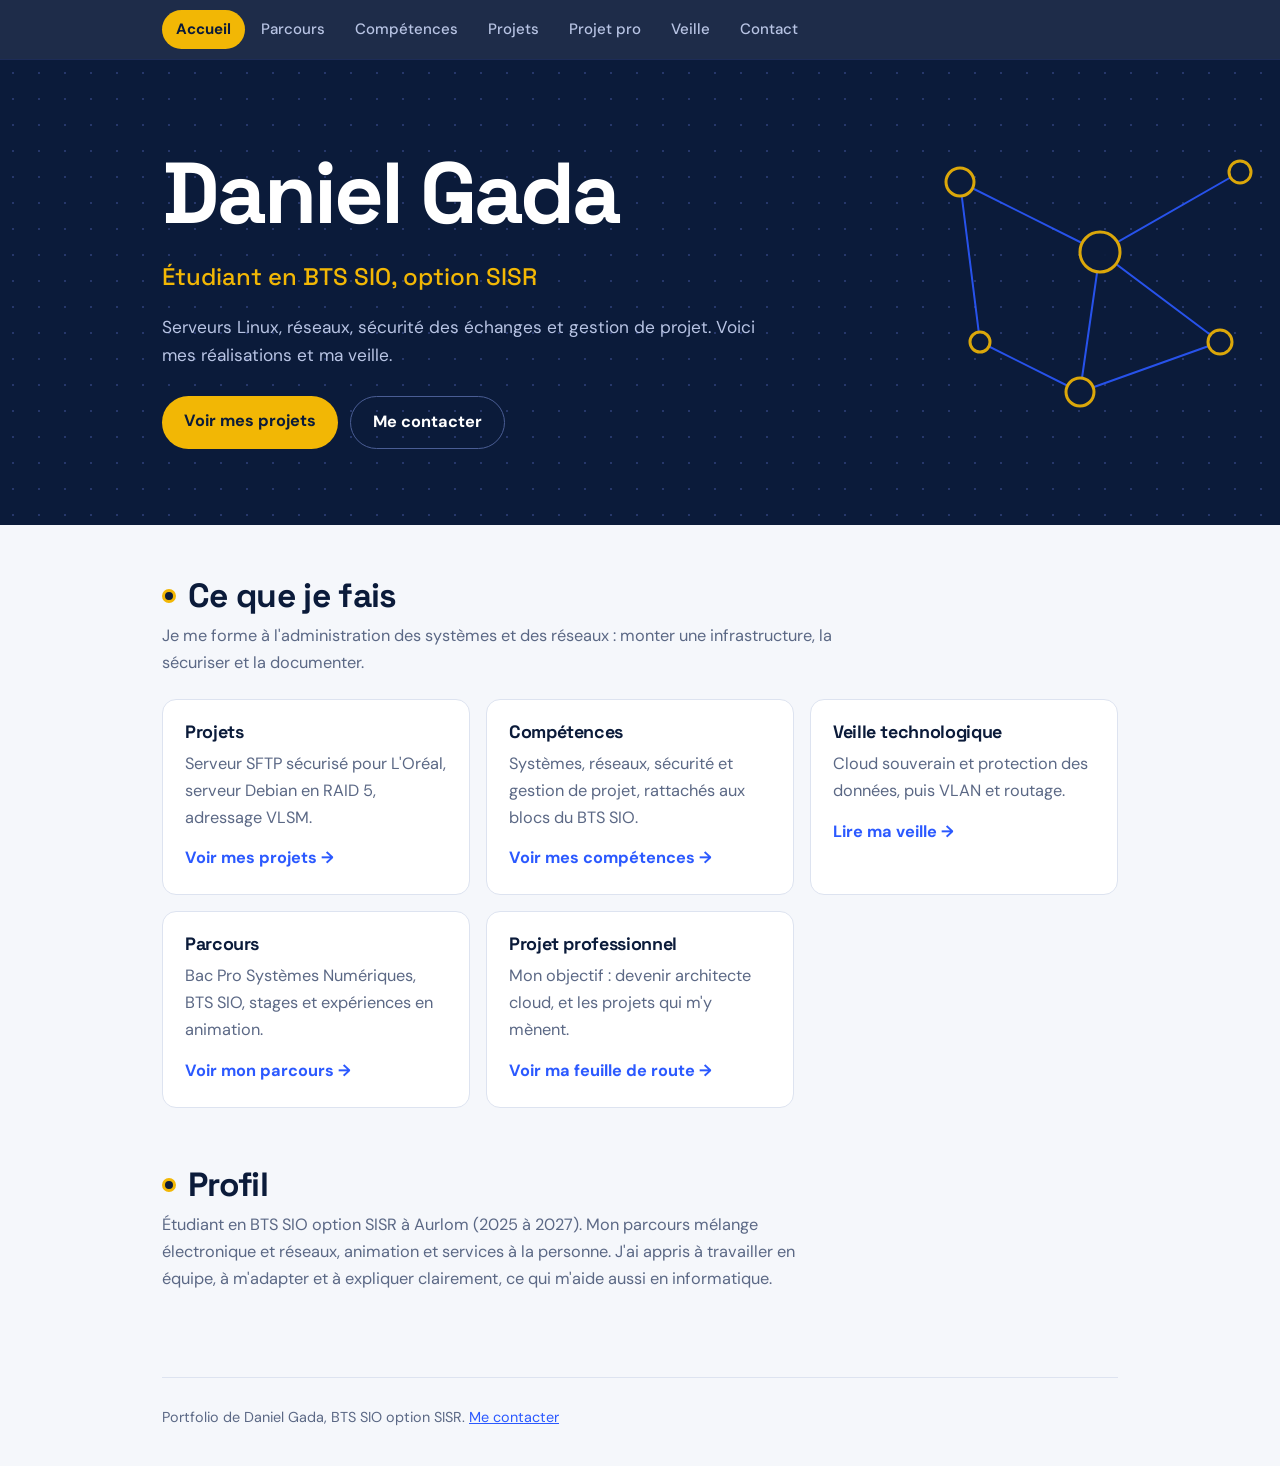
<file: index.html>
<!DOCTYPE html>
<html lang="fr">
<head>
<meta charset="utf-8">
<meta name="viewport" content="width=device-width, initial-scale=1, viewport-fit=cover">
<title>Accueil – Daniel Gada, BTS SIO SISR</title>
<meta name="description" content="Portfolio de Daniel Gada, étudiant BTS SIO option SISR">
<link href="https://fonts.googleapis.com/css2?family=Space+Grotesk:wght@500;700&family=DM+Sans:wght@400;500;700&display=swap" rel="stylesheet">
<link rel="stylesheet" href="style.css">
</head>
<body>
<nav><div class="wrap"><a href="index.html" aria-current="page">Accueil</a><a href="parcours.html">Parcours</a><a href="competences.html">Compétences</a><a href="projets.html">Projets</a><a href="projet-pro.html">Projet pro</a><a href="veille.html">Veille</a><a href="contact.html">Contact</a></div></nav>
<header class="hero"><div class="wrap">
<h1>Daniel Gada</h1>
<p class="role">Étudiant en BTS SIO, option SISR</p>
<p>Serveurs Linux, réseaux, sécurité des échanges et gestion de projet. Voici mes réalisations et ma veille.</p>
<div class="btns"><a class="btn" href="projets.html">Voir mes projets</a><a class="btn ghost" href="contact.html">Me contacter</a></div>
</div></header>
<main class="wrap">

<section>
<h2>Ce que je fais</h2>
<p class="sub">Je me forme à l'administration des systèmes et des réseaux : monter une infrastructure, la sécuriser et la documenter.</p>
<div class="grid">
<a class="card" href="projets.html"><h3>Projets</h3><p>Serveur SFTP sécurisé pour L'Oréal, serveur Debian en RAID 5, adressage VLSM.</p><span class="more">Voir mes projets</span></a>
<a class="card" href="competences.html"><h3>Compétences</h3><p>Systèmes, réseaux, sécurité et gestion de projet, rattachés aux blocs du BTS SIO.</p><span class="more">Voir mes compétences</span></a>
<a class="card" href="veille.html"><h3>Veille technologique</h3><p>Cloud souverain et protection des données, puis VLAN et routage.</p><span class="more">Lire ma veille</span></a>
<a class="card" href="parcours.html"><h3>Parcours</h3><p>Bac Pro Systèmes Numériques, BTS SIO, stages et expériences en animation.</p><span class="more">Voir mon parcours</span></a>
<a class="card" href="projet-pro.html"><h3>Projet professionnel</h3><p>Mon objectif : devenir architecte cloud, et les projets qui m'y mènent.</p><span class="more">Voir ma feuille de route</span></a>
</div>
</section>
<section>
<h2>Profil</h2>
<p class="sub">Étudiant en BTS SIO option SISR à Aurlom (2025 à 2027). Mon parcours mélange électronique et réseaux, animation et services à la personne. J'ai appris à travailler en équipe, à m'adapter et à expliquer clairement, ce qui m'aide aussi en informatique.</p>
</section>

</main>
<div class="wrap"><footer>Portfolio de Daniel Gada, BTS SIO option SISR. <a href="contact.html">Me contacter</a></footer></div>
</body>
</html>
</file>
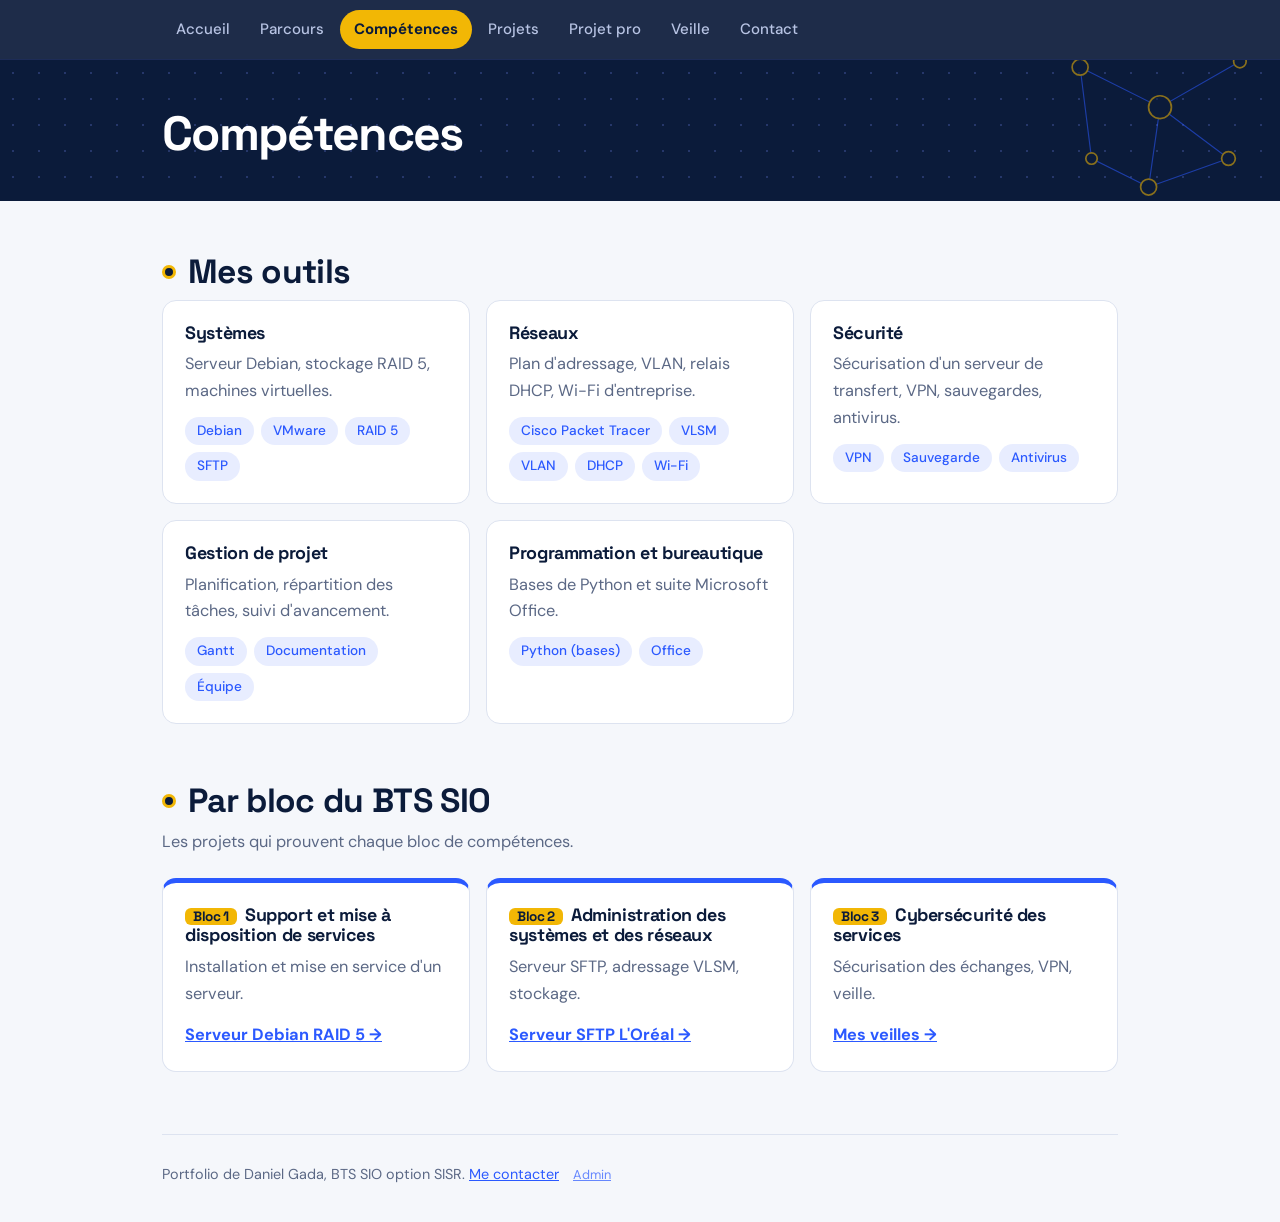
<file: competences.html>
<!DOCTYPE html>
<html lang="fr">
<head>
<meta charset="utf-8">
<meta name="viewport" content="width=device-width, initial-scale=1, viewport-fit=cover">
<title>Compétences – Daniel Gada, BTS SIO SISR</title>
<meta name="description" content="Portfolio BTS SIO SISR de Daniel Gada">
<link href="https://fonts.googleapis.com/css2?family=Space+Grotesk:wght@500;700&family=DM+Sans:wght@400;500;700&display=swap" rel="stylesheet">
<link rel="stylesheet" href="style.css">
</head>
<body>
<nav><div class="wrap"><a href="index.html">Accueil</a><a href="parcours.html">Parcours</a><a href="competences.html" aria-current="page">Compétences</a><a href="projets.html">Projets</a><a href="projet-pro.html">Projet pro</a><a href="veille.html">Veille</a><a href="contact.html">Contact</a></div></nav>
<header class="hero small"><div class="wrap">
<h1>Compétences</h1>
</div></header>
<main class="wrap">

<section>
<h2>Mes outils</h2>
<div class="grid">
<div class="card"><h3>Systèmes</h3><p>Serveur Debian, stockage RAID 5, machines virtuelles.</p><div class="chips"><span class="chip">Debian</span><span class="chip">VMware</span><span class="chip">RAID 5</span><span class="chip">SFTP</span></div></div>
<div class="card"><h3>Réseaux</h3><p>Plan d'adressage, VLAN, relais DHCP, Wi-Fi d'entreprise.</p><div class="chips"><span class="chip">Cisco Packet Tracer</span><span class="chip">VLSM</span><span class="chip">VLAN</span><span class="chip">DHCP</span><span class="chip">Wi-Fi</span></div></div>
<div class="card"><h3>Sécurité</h3><p>Sécurisation d'un serveur de transfert, VPN, sauvegardes, antivirus.</p><div class="chips"><span class="chip">VPN</span><span class="chip">Sauvegarde</span><span class="chip">Antivirus</span></div></div>
<div class="card"><h3>Gestion de projet</h3><p>Planification, répartition des tâches, suivi d'avancement.</p><div class="chips"><span class="chip">Gantt</span><span class="chip">Documentation</span><span class="chip">Équipe</span></div></div>
<div class="card"><h3>Programmation et bureautique</h3><p>Bases de Python et suite Microsoft Office.</p><div class="chips"><span class="chip">Python (bases)</span><span class="chip">Office</span></div></div>
</div>
</section>
<section>
<h2>Par bloc du BTS SIO</h2>
<p class="sub">Les projets qui prouvent chaque bloc de compétences.</p>
<div class="grid">
<div class="card bloc"><h3><span>Bloc 1</span>Support et mise à disposition de services</h3><p>Installation et mise en service d'un serveur.</p><a class="more" href="projet-debian.html">Serveur Debian RAID 5</a></div>
<div class="card bloc"><h3><span>Bloc 2</span>Administration des systèmes et des réseaux</h3><p>Serveur SFTP, adressage VLSM, stockage.</p><a class="more" href="projet-sftp.html">Serveur SFTP L'Oréal</a></div>
<div class="card bloc"><h3><span>Bloc 3</span>Cybersécurité des services</h3><p>Sécurisation des échanges, VPN, veille.</p><a class="more" href="veille.html">Mes veilles</a></div>
</div>
</section>

</main>
<div class="wrap"><footer>Portfolio de Daniel Gada, BTS SIO option SISR. <a href="contact.html">Me contacter</a> <a href="#admin" id="admin-open" class="admin-link">Admin</a></footer></div>
<script src="admin.js" defer></script>
</body>
</html>
</file>
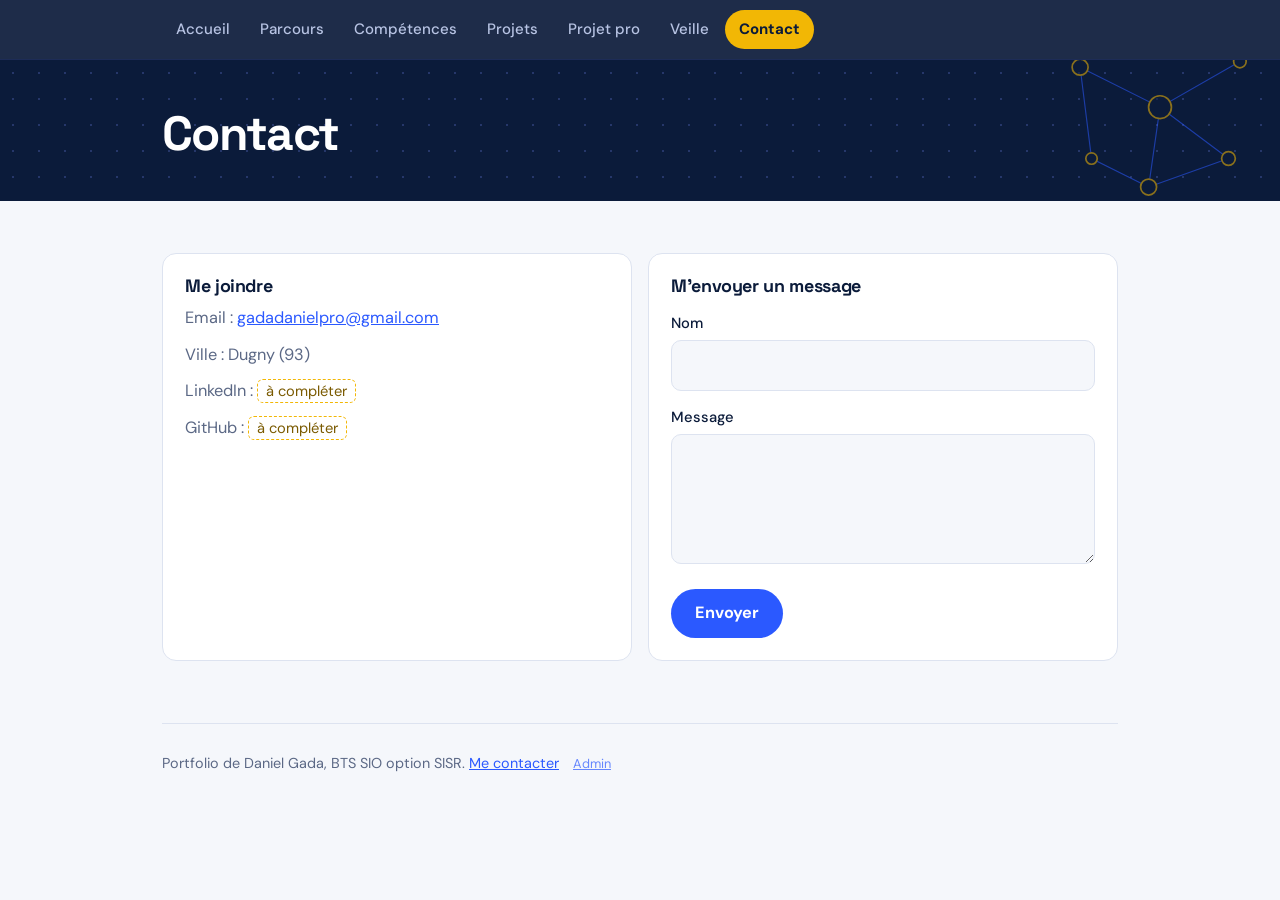
<file: contact.html>
<!DOCTYPE html>
<html lang="fr">
<head>
<meta charset="utf-8">
<meta name="viewport" content="width=device-width, initial-scale=1, viewport-fit=cover">
<title>Contact – Daniel Gada, BTS SIO SISR</title>
<meta name="description" content="Portfolio BTS SIO SISR de Daniel Gada">
<link href="https://fonts.googleapis.com/css2?family=Space+Grotesk:wght@500;700&family=DM+Sans:wght@400;500;700&display=swap" rel="stylesheet">
<link rel="stylesheet" href="style.css">
</head>
<body>
<nav><div class="wrap"><a href="index.html">Accueil</a><a href="parcours.html">Parcours</a><a href="competences.html">Compétences</a><a href="projets.html">Projets</a><a href="projet-pro.html">Projet pro</a><a href="veille.html">Veille</a><a href="contact.html" aria-current="page">Contact</a></div></nav>
<header class="hero small"><div class="wrap">
<h1>Contact</h1>
</div></header>
<main class="wrap">

<section>
<div class="grid">
<div class="card"><h3>Me joindre</h3><p>Email : <a href="mailto:gadadanielpro@gmail.com">gadadanielpro@gmail.com</a></p><p>Ville : Dugny (93)</p><p>LinkedIn : <span class="todo">à compléter</span></p><p>GitHub : <span class="todo">à compléter</span></p></div>
<div class="card"><h3>M'envoyer un message</h3>
<form class="contact" action="mailto:gadadanielpro@gmail.com" method="post" enctype="text/plain">
<label for="n">Nom</label><input id="n" name="nom" required>
<label for="m">Message</label><textarea id="m" name="message" required></textarea>
<button type="submit">Envoyer</button>
</form></div>
</div>
</section>

</main>
<div class="wrap"><footer>Portfolio de Daniel Gada, BTS SIO option SISR. <a href="contact.html">Me contacter</a> <a href="#admin" id="admin-open" class="admin-link">Admin</a></footer></div>
<script src="admin.js" defer></script>
</body>
</html>
</file>
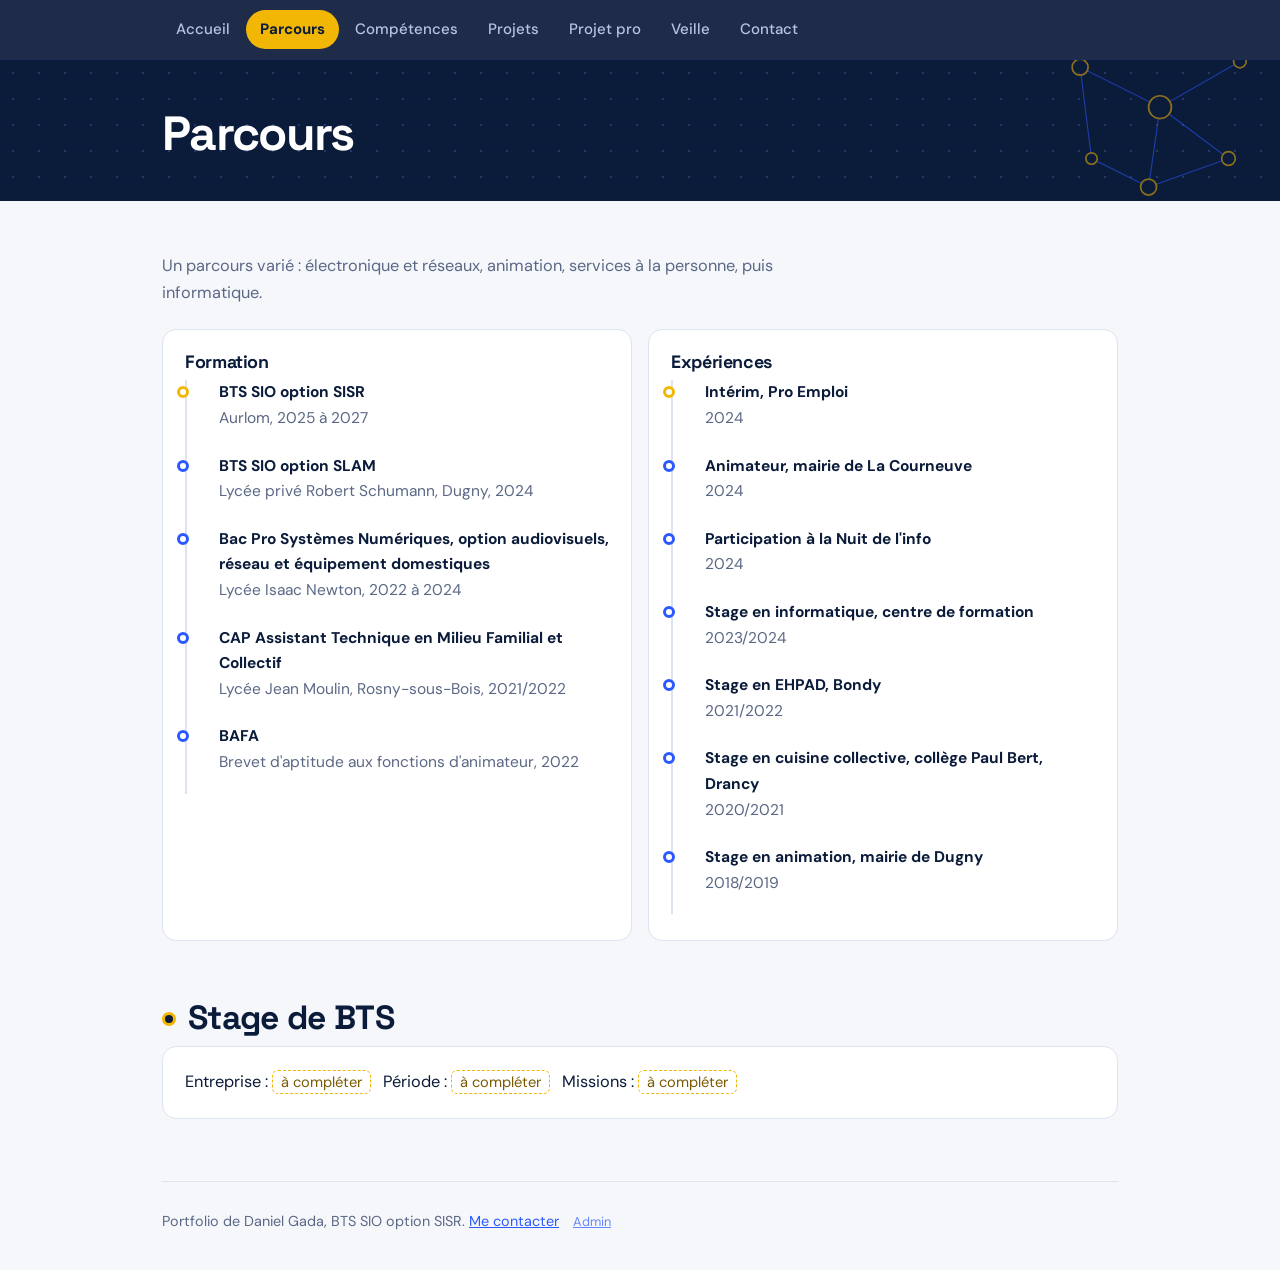
<file: parcours.html>
<!DOCTYPE html>
<html lang="fr">
<head>
<meta charset="utf-8">
<meta name="viewport" content="width=device-width, initial-scale=1, viewport-fit=cover">
<title>Parcours – Daniel Gada, BTS SIO SISR</title>
<meta name="description" content="Portfolio BTS SIO SISR de Daniel Gada">
<link href="https://fonts.googleapis.com/css2?family=Space+Grotesk:wght@500;700&family=DM+Sans:wght@400;500;700&display=swap" rel="stylesheet">
<link rel="stylesheet" href="style.css">
</head>
<body>
<nav><div class="wrap"><a href="index.html">Accueil</a><a href="parcours.html" aria-current="page">Parcours</a><a href="competences.html">Compétences</a><a href="projets.html">Projets</a><a href="projet-pro.html">Projet pro</a><a href="veille.html">Veille</a><a href="contact.html">Contact</a></div></nav>
<header class="hero small"><div class="wrap">
<h1>Parcours</h1>
</div></header>
<main class="wrap">

<section>
<p class="sub">Un parcours varié : électronique et réseaux, animation, services à la personne, puis informatique.</p>
<div class="grid">
<div class="card"><h3>Formation</h3><ul class="tl">
<li><b>BTS SIO option SISR</b><span>Aurlom, 2025 à 2027</span></li>
<li><b>BTS SIO option SLAM</b><span>Lycée privé Robert Schumann, Dugny, 2024</span></li>
<li><b>Bac Pro Systèmes Numériques, option audiovisuels, réseau et équipement domestiques</b><span>Lycée Isaac Newton, 2022 à 2024</span></li>
<li><b>CAP Assistant Technique en Milieu Familial et Collectif</b><span>Lycée Jean Moulin, Rosny-sous-Bois, 2021/2022</span></li>
<li><b>BAFA</b><span>Brevet d'aptitude aux fonctions d'animateur, 2022</span></li>
</ul></div>
<div class="card"><h3>Expériences</h3><ul class="tl">
<li><b>Intérim, Pro Emploi</b><span>2024</span></li>
<li><b>Animateur, mairie de La Courneuve</b><span>2024</span></li>
<li><b>Participation à la Nuit de l'info</b><span>2024</span></li>
<li><b>Stage en informatique, centre de formation</b><span>2023/2024</span></li>
<li><b>Stage en EHPAD, Bondy</b><span>2021/2022</span></li>
<li><b>Stage en cuisine collective, collège Paul Bert, Drancy</b><span>2020/2021</span></li>
<li><b>Stage en animation, mairie de Dugny</b><span>2018/2019</span></li>
</ul></div>
</div>
</section>
<section>
<h2>Stage de BTS</h2>
<div class="card"><p style="margin:0;color:var(--ink)">Entreprise : <span class="todo">à compléter</span> &nbsp; Période : <span class="todo">à compléter</span> &nbsp; Missions : <span class="todo">à compléter</span></p></div>
</section>

</main>
<div class="wrap"><footer>Portfolio de Daniel Gada, BTS SIO option SISR. <a href="contact.html">Me contacter</a> <a href="#admin" id="admin-open" class="admin-link">Admin</a></footer></div>
<script src="admin.js" defer></script>
</body>
</html>
</file>
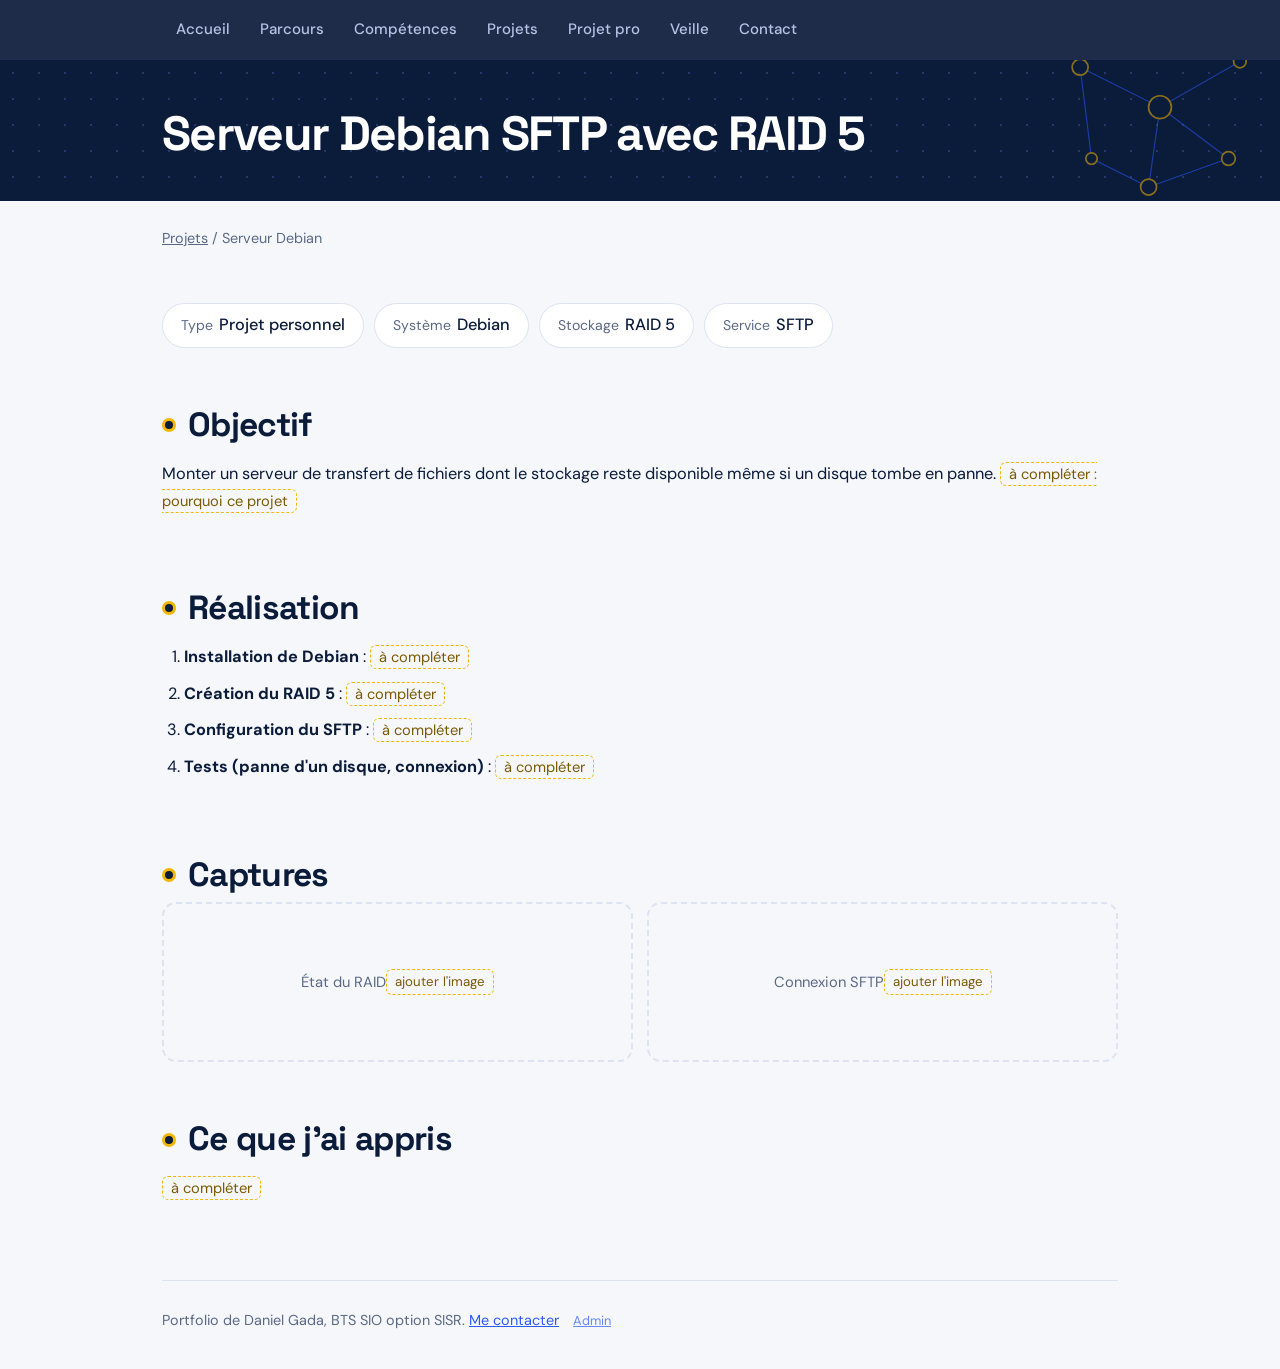
<file: projet-debian.html>
<!DOCTYPE html>
<html lang="fr">
<head>
<meta charset="utf-8">
<meta name="viewport" content="width=device-width, initial-scale=1, viewport-fit=cover">
<title>Serveur Debian SFTP avec RAID 5 – Daniel Gada, BTS SIO SISR</title>
<meta name="description" content="Portfolio BTS SIO SISR de Daniel Gada">
<link href="https://fonts.googleapis.com/css2?family=Space+Grotesk:wght@500;700&family=DM+Sans:wght@400;500;700&display=swap" rel="stylesheet">
<link rel="stylesheet" href="style.css">
</head>
<body>
<nav><div class="wrap"><a href="index.html">Accueil</a><a href="parcours.html">Parcours</a><a href="competences.html">Compétences</a><a href="projets.html">Projets</a><a href="projet-pro.html">Projet pro</a><a href="veille.html">Veille</a><a href="contact.html">Contact</a></div></nav>
<header class="hero small"><div class="wrap">
<h1>Serveur Debian SFTP avec RAID 5</h1>
</div></header>
<main class="wrap">

<p class="crumb"><a href="projets.html">Projets</a> / Serveur Debian</p>
<section>
<div class="facts"><div><b>Type</b>Projet personnel</div><div><b>Système</b>Debian</div><div><b>Stockage</b>RAID 5</div><div><b>Service</b>SFTP</div></div>
</section>
<section>
<h2>Objectif</h2>
<p>Monter un serveur de transfert de fichiers dont le stockage reste disponible même si un disque tombe en panne. <span class="todo">à compléter : pourquoi ce projet</span></p>
</section>
<section>
<h2>Réalisation</h2>
<ol class="steps">
<li><b>Installation de Debian</b> : <span class="todo">à compléter</span></li>
<li><b>Création du RAID 5</b> : <span class="todo">à compléter</span></li>
<li><b>Configuration du SFTP</b> : <span class="todo">à compléter</span></li>
<li><b>Tests (panne d'un disque, connexion)</b> : <span class="todo">à compléter</span></li>
</ol>
</section>
<section>
<h2>Captures</h2>
<div class="shots"><div class="shot">État du RAID<br><span class="todo">ajouter l'image</span></div><div class="shot">Connexion SFTP<br><span class="todo">ajouter l'image</span></div></div>
</section>
<section>
<h2>Ce que j'ai appris</h2>
<p><span class="todo">à compléter</span></p>
</section>

</main>
<div class="wrap"><footer>Portfolio de Daniel Gada, BTS SIO option SISR. <a href="contact.html">Me contacter</a> <a href="#admin" id="admin-open" class="admin-link">Admin</a></footer></div>
<script src="admin.js" defer></script>
</body>
</html>
</file>
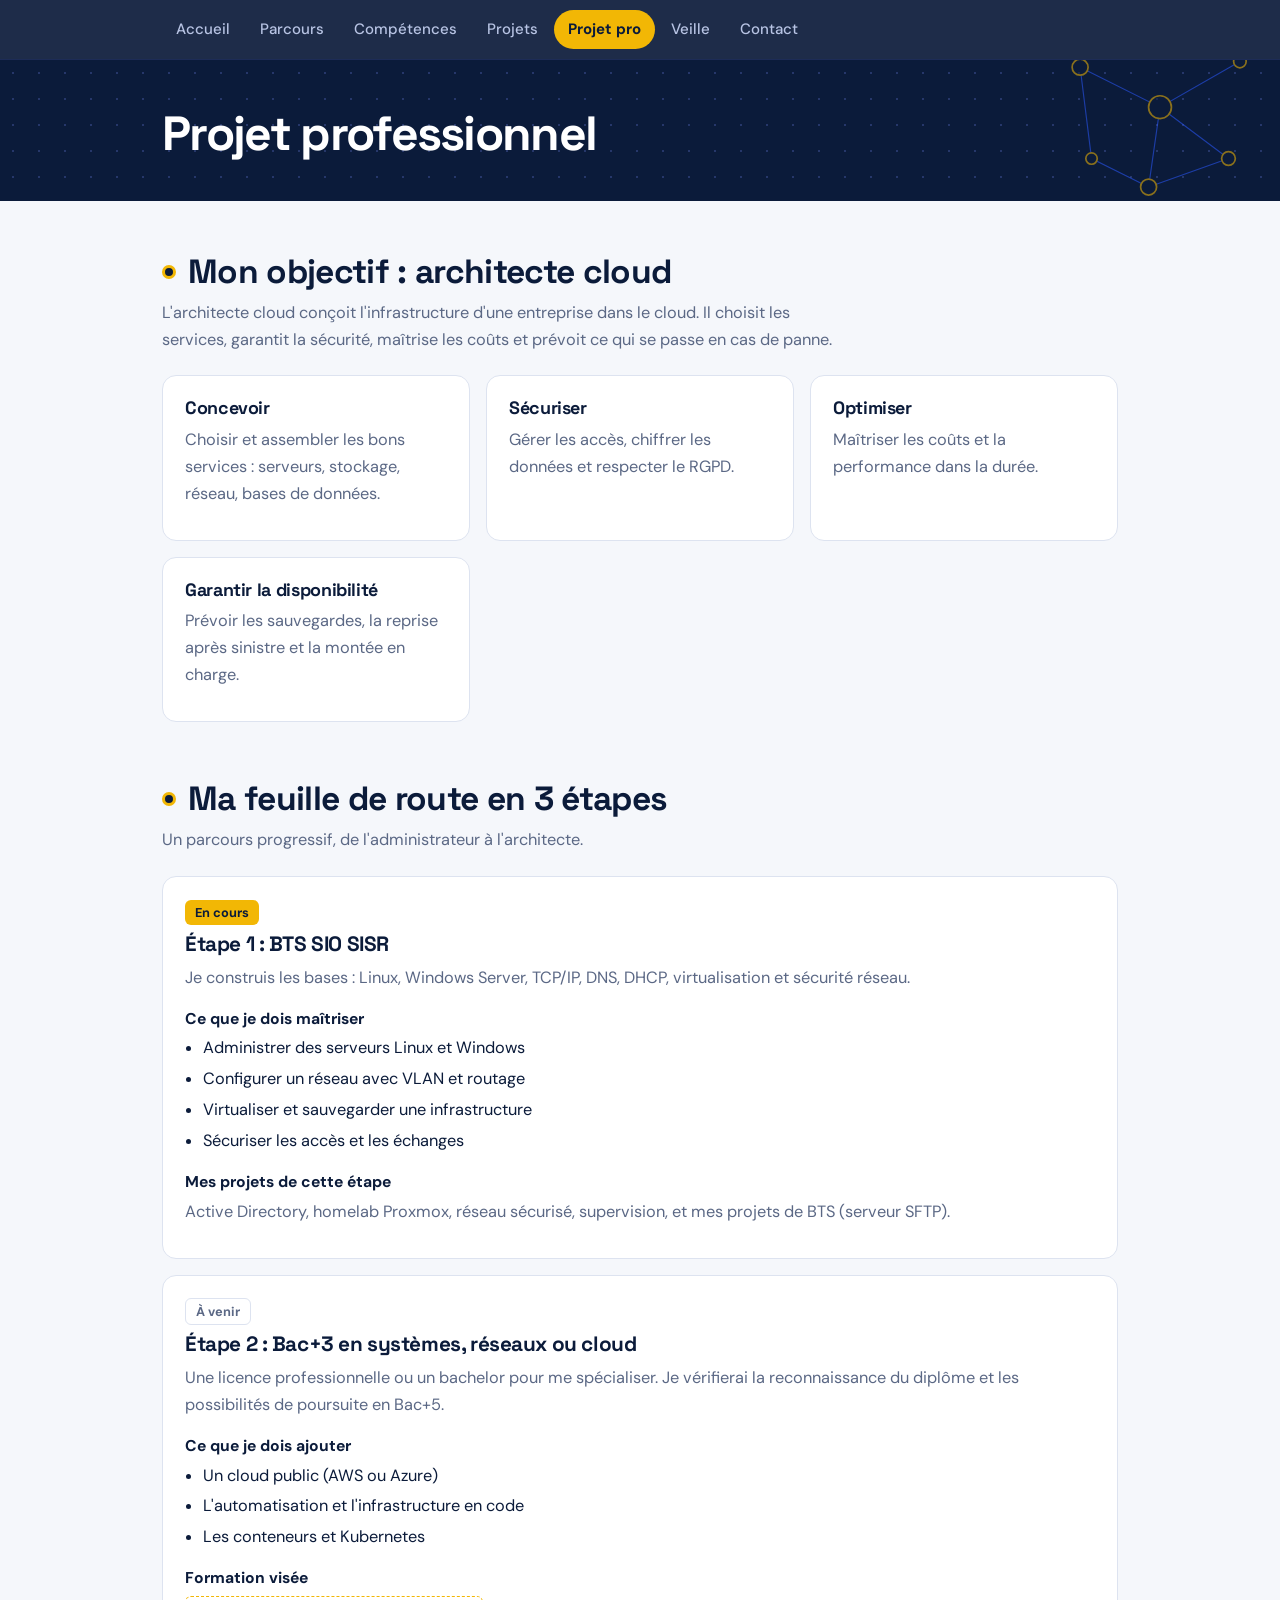
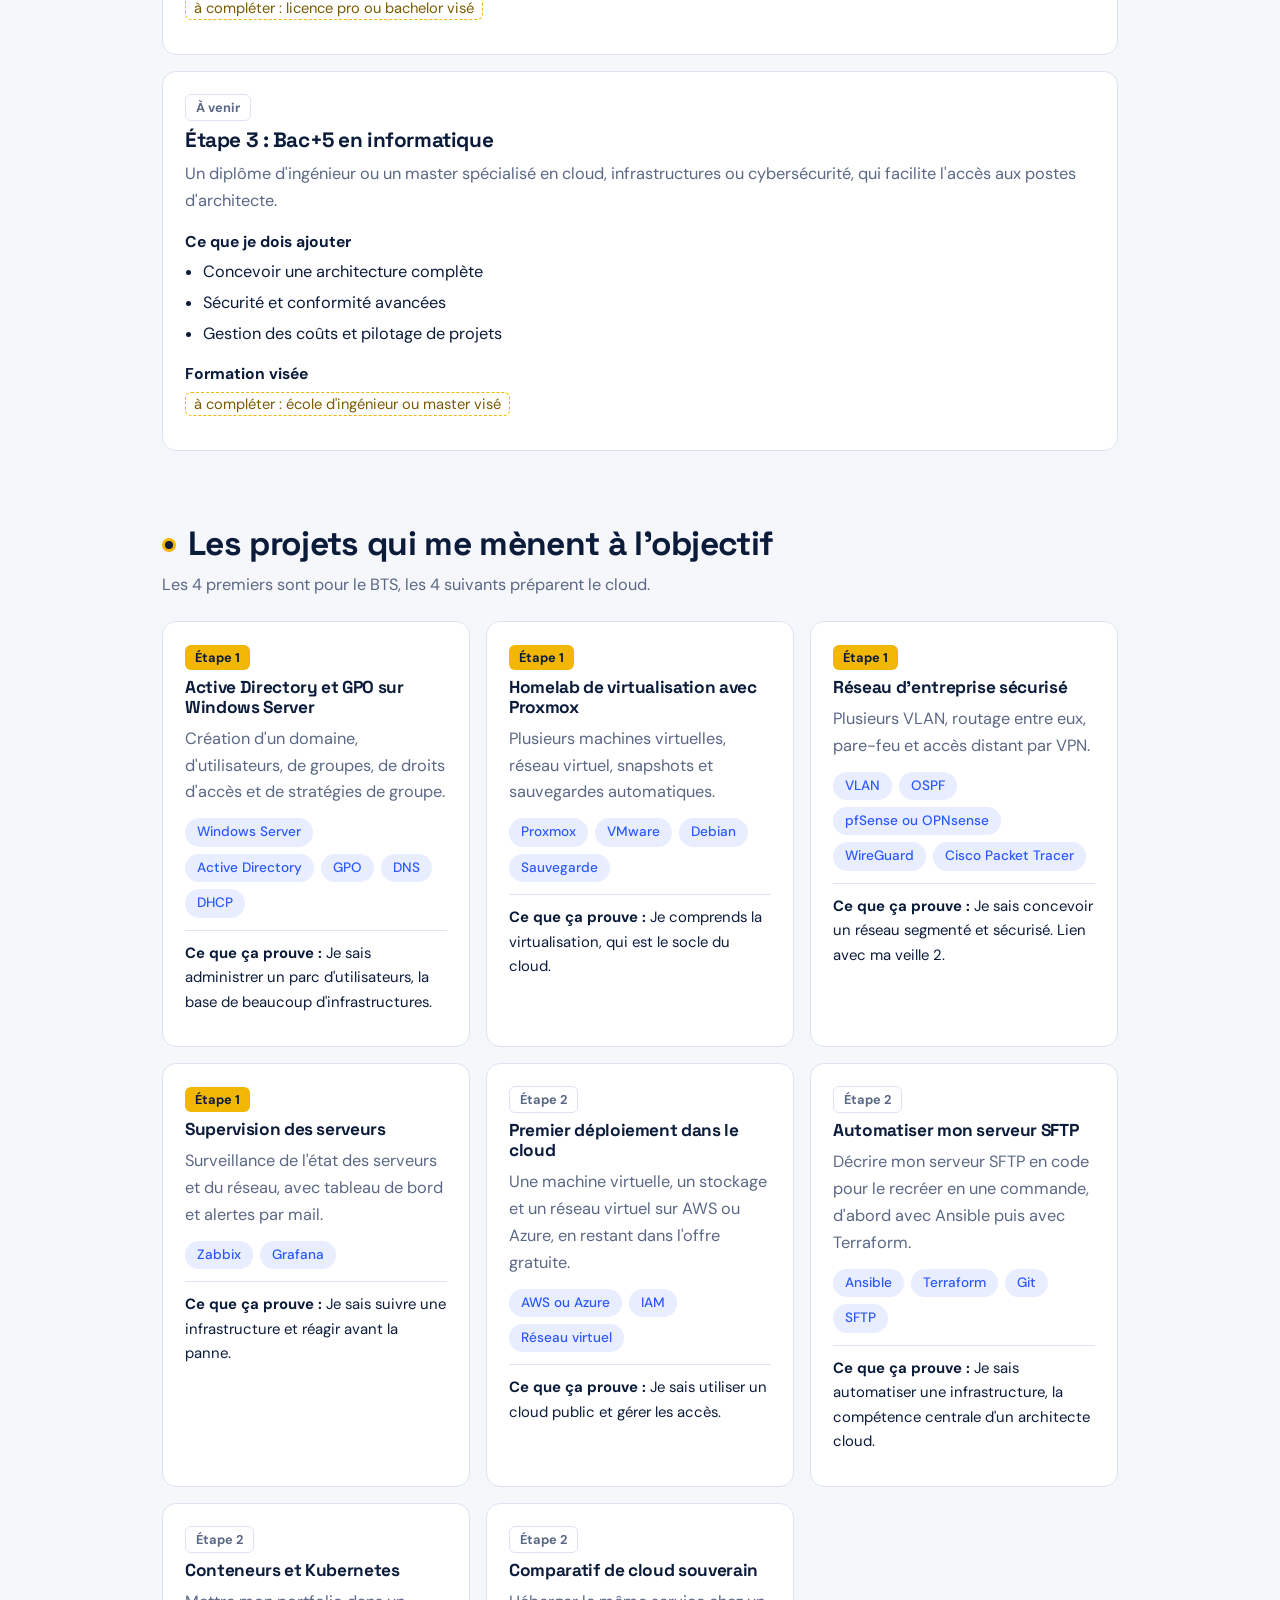
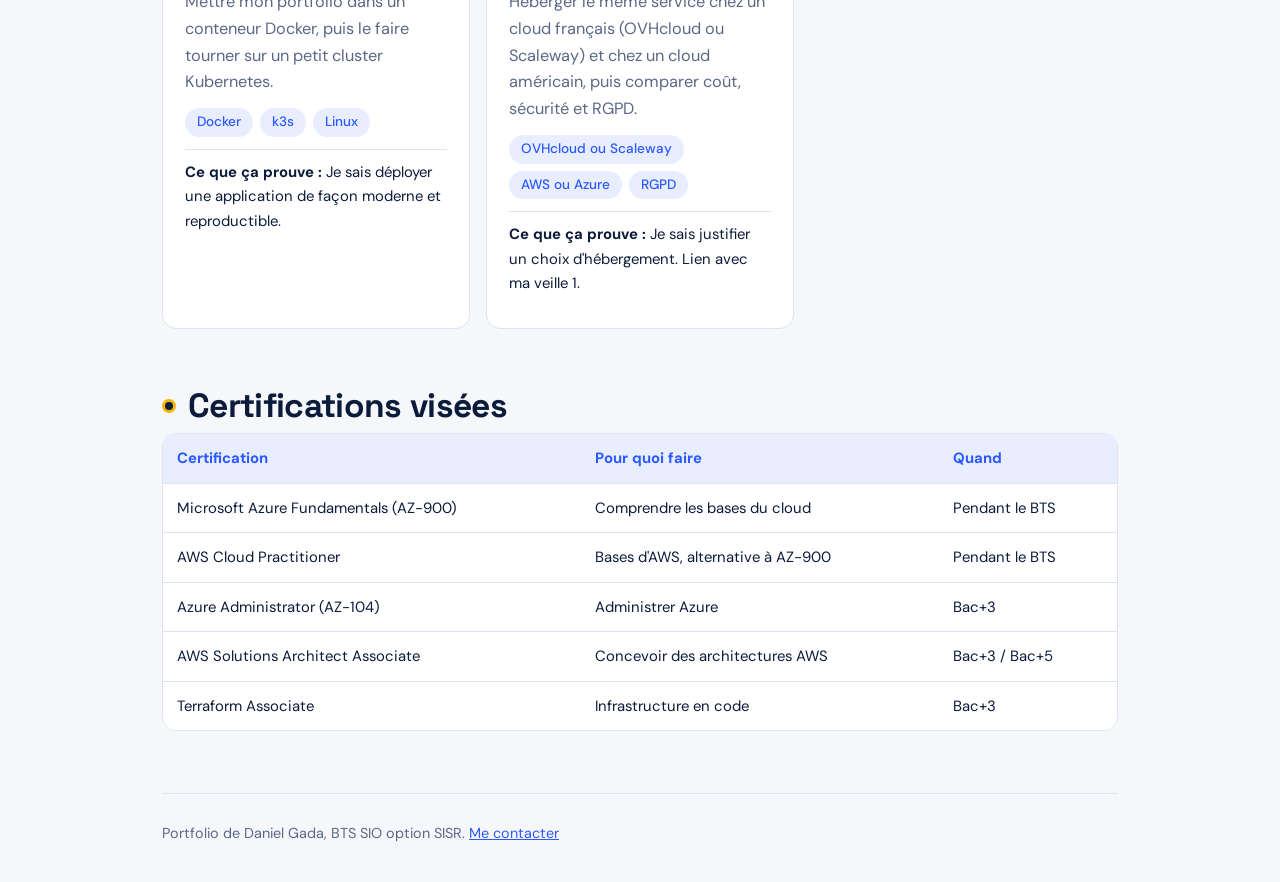
<file: projet-pro.html>
<!DOCTYPE html>
<html lang="fr">
<head>
<meta charset="utf-8">
<meta name="viewport" content="width=device-width, initial-scale=1, viewport-fit=cover">
<title>Projet professionnel – Daniel Gada, BTS SIO SISR</title>
<meta name="description" content="Portfolio BTS SIO SISR de Daniel Gada">
<link href="https://fonts.googleapis.com/css2?family=Space+Grotesk:wght@500;700&family=DM+Sans:wght@400;500;700&display=swap" rel="stylesheet">
<link rel="stylesheet" href="style.css">
</head>
<body>
<nav><div class="wrap"><a href="index.html">Accueil</a><a href="parcours.html">Parcours</a><a href="competences.html">Compétences</a><a href="projets.html">Projets</a><a href="projet-pro.html" aria-current="page">Projet pro</a><a href="veille.html">Veille</a><a href="contact.html">Contact</a></div></nav>
<header class="hero small"><div class="wrap">
<h1>Projet professionnel</h1>
</div></header>
<main class="wrap">

<section>
<h2>Mon objectif : architecte cloud</h2>
<p class="sub">L'architecte cloud conçoit l'infrastructure d'une entreprise dans le cloud. Il choisit les services, garantit la sécurité, maîtrise les coûts et prévoit ce qui se passe en cas de panne.</p>
<div class="grid">
<div class="card"><h3>Concevoir</h3><p>Choisir et assembler les bons services : serveurs, stockage, réseau, bases de données.</p></div>
<div class="card"><h3>Sécuriser</h3><p>Gérer les accès, chiffrer les données et respecter le RGPD.</p></div>
<div class="card"><h3>Optimiser</h3><p>Maîtriser les coûts et la performance dans la durée.</p></div>
<div class="card"><h3>Garantir la disponibilité</h3><p>Prévoir les sauvegardes, la reprise après sinistre et la montée en charge.</p></div>
</div>
</section>

<section class="road">
<h2>Ma feuille de route en 3 étapes</h2>
<p class="sub">Un parcours progressif, de l'administrateur à l'architecte.</p>
<div class="card"><span class="etat now">En cours</span><h3>Étape 1 : BTS SIO SISR</h3>
<p>Je construis les bases : Linux, Windows Server, TCP/IP, DNS, DHCP, virtualisation et sécurité réseau.</p>
<h4>Ce que je dois maîtriser</h4><ul><li>Administrer des serveurs Linux et Windows</li><li>Configurer un réseau avec VLAN et routage</li><li>Virtualiser et sauvegarder une infrastructure</li><li>Sécuriser les accès et les échanges</li></ul>
<h4>Mes projets de cette étape</h4><p>Active Directory, homelab Proxmox, réseau sécurisé, supervision, et mes projets de BTS (serveur SFTP).</p></div>
<div class="card"><span class="etat later">À venir</span><h3>Étape 2 : Bac+3 en systèmes, réseaux ou cloud</h3>
<p>Une licence professionnelle ou un bachelor pour me spécialiser. Je vérifierai la reconnaissance du diplôme et les possibilités de poursuite en Bac+5.</p>
<h4>Ce que je dois ajouter</h4><ul><li>Un cloud public (AWS ou Azure)</li><li>L'automatisation et l'infrastructure en code</li><li>Les conteneurs et Kubernetes</li></ul>
<h4>Formation visée</h4><p><span class="todo">à compléter : licence pro ou bachelor visé</span></p></div>
<div class="card"><span class="etat later">À venir</span><h3>Étape 3 : Bac+5 en informatique</h3>
<p>Un diplôme d'ingénieur ou un master spécialisé en cloud, infrastructures ou cybersécurité, qui facilite l'accès aux postes d'architecte.</p>
<h4>Ce que je dois ajouter</h4><ul><li>Concevoir une architecture complète</li><li>Sécurité et conformité avancées</li><li>Gestion des coûts et pilotage de projets</li></ul>
<h4>Formation visée</h4><p><span class="todo">à compléter : école d'ingénieur ou master visé</span></p></div>
</section>

<section>
<h2>Les projets qui me mènent à l'objectif</h2>
<p class="sub">Les 4 premiers sont pour le BTS, les 4 suivants préparent le cloud.</p>
<div class="grid"><div class="card pj"><span class="etat now">Étape 1</span><h3>Active Directory et GPO sur Windows Server</h3><p>Création d'un domaine, d'utilisateurs, de groupes, de droits d'accès et de stratégies de groupe.</p><div class="chips"><span class="chip">Windows Server</span><span class="chip">Active Directory</span><span class="chip">GPO</span><span class="chip">DNS</span><span class="chip">DHCP</span></div><p class="why"><b>Ce que ça prouve :</b> Je sais administrer un parc d'utilisateurs, la base de beaucoup d'infrastructures.</p></div><div class="card pj"><span class="etat now">Étape 1</span><h3>Homelab de virtualisation avec Proxmox</h3><p>Plusieurs machines virtuelles, réseau virtuel, snapshots et sauvegardes automatiques.</p><div class="chips"><span class="chip">Proxmox</span><span class="chip">VMware</span><span class="chip">Debian</span><span class="chip">Sauvegarde</span></div><p class="why"><b>Ce que ça prouve :</b> Je comprends la virtualisation, qui est le socle du cloud.</p></div><div class="card pj"><span class="etat now">Étape 1</span><h3>Réseau d'entreprise sécurisé</h3><p>Plusieurs VLAN, routage entre eux, pare-feu et accès distant par VPN.</p><div class="chips"><span class="chip">VLAN</span><span class="chip">OSPF</span><span class="chip">pfSense ou OPNsense</span><span class="chip">WireGuard</span><span class="chip">Cisco Packet Tracer</span></div><p class="why"><b>Ce que ça prouve :</b> Je sais concevoir un réseau segmenté et sécurisé. Lien avec ma veille 2.</p></div><div class="card pj"><span class="etat now">Étape 1</span><h3>Supervision des serveurs</h3><p>Surveillance de l'état des serveurs et du réseau, avec tableau de bord et alertes par mail.</p><div class="chips"><span class="chip">Zabbix</span><span class="chip">Grafana</span></div><p class="why"><b>Ce que ça prouve :</b> Je sais suivre une infrastructure et réagir avant la panne.</p></div><div class="card pj"><span class="etat later">Étape 2</span><h3>Premier déploiement dans le cloud</h3><p>Une machine virtuelle, un stockage et un réseau virtuel sur AWS ou Azure, en restant dans l'offre gratuite.</p><div class="chips"><span class="chip">AWS ou Azure</span><span class="chip">IAM</span><span class="chip">Réseau virtuel</span></div><p class="why"><b>Ce que ça prouve :</b> Je sais utiliser un cloud public et gérer les accès.</p></div><div class="card pj"><span class="etat later">Étape 2</span><h3>Automatiser mon serveur SFTP</h3><p>Décrire mon serveur SFTP en code pour le recréer en une commande, d'abord avec Ansible puis avec Terraform.</p><div class="chips"><span class="chip">Ansible</span><span class="chip">Terraform</span><span class="chip">Git</span><span class="chip">SFTP</span></div><p class="why"><b>Ce que ça prouve :</b> Je sais automatiser une infrastructure, la compétence centrale d'un architecte cloud.</p></div><div class="card pj"><span class="etat later">Étape 2</span><h3>Conteneurs et Kubernetes</h3><p>Mettre mon portfolio dans un conteneur Docker, puis le faire tourner sur un petit cluster Kubernetes.</p><div class="chips"><span class="chip">Docker</span><span class="chip">k3s</span><span class="chip">Linux</span></div><p class="why"><b>Ce que ça prouve :</b> Je sais déployer une application de façon moderne et reproductible.</p></div><div class="card pj"><span class="etat later">Étape 2</span><h3>Comparatif de cloud souverain</h3><p>Héberger le même service chez un cloud français (OVHcloud ou Scaleway) et chez un cloud américain, puis comparer coût, sécurité et RGPD.</p><div class="chips"><span class="chip">OVHcloud ou Scaleway</span><span class="chip">AWS ou Azure</span><span class="chip">RGPD</span></div><p class="why"><b>Ce que ça prouve :</b> Je sais justifier un choix d'hébergement. Lien avec ma veille 1.</p></div></div>
</section>

<section>
<h2>Certifications visées</h2>
<div class="scroll"><table>
<thead><tr><th>Certification</th><th>Pour quoi faire</th><th>Quand</th></tr></thead>
<tbody>
<tr><td>Microsoft Azure Fundamentals (AZ-900)</td><td>Comprendre les bases du cloud</td><td>Pendant le BTS</td></tr>
<tr><td>AWS Cloud Practitioner</td><td>Bases d'AWS, alternative à AZ-900</td><td>Pendant le BTS</td></tr>
<tr><td>Azure Administrator (AZ-104)</td><td>Administrer Azure</td><td>Bac+3</td></tr>
<tr><td>AWS Solutions Architect Associate</td><td>Concevoir des architectures AWS</td><td>Bac+3 / Bac+5</td></tr>
<tr><td>Terraform Associate</td><td>Infrastructure en code</td><td>Bac+3</td></tr>
</tbody></table></div>
</section>

</main>
<div class="wrap"><footer>Portfolio de Daniel Gada, BTS SIO option SISR. <a href="contact.html">Me contacter</a></footer></div>
</body>
</html>
</file>
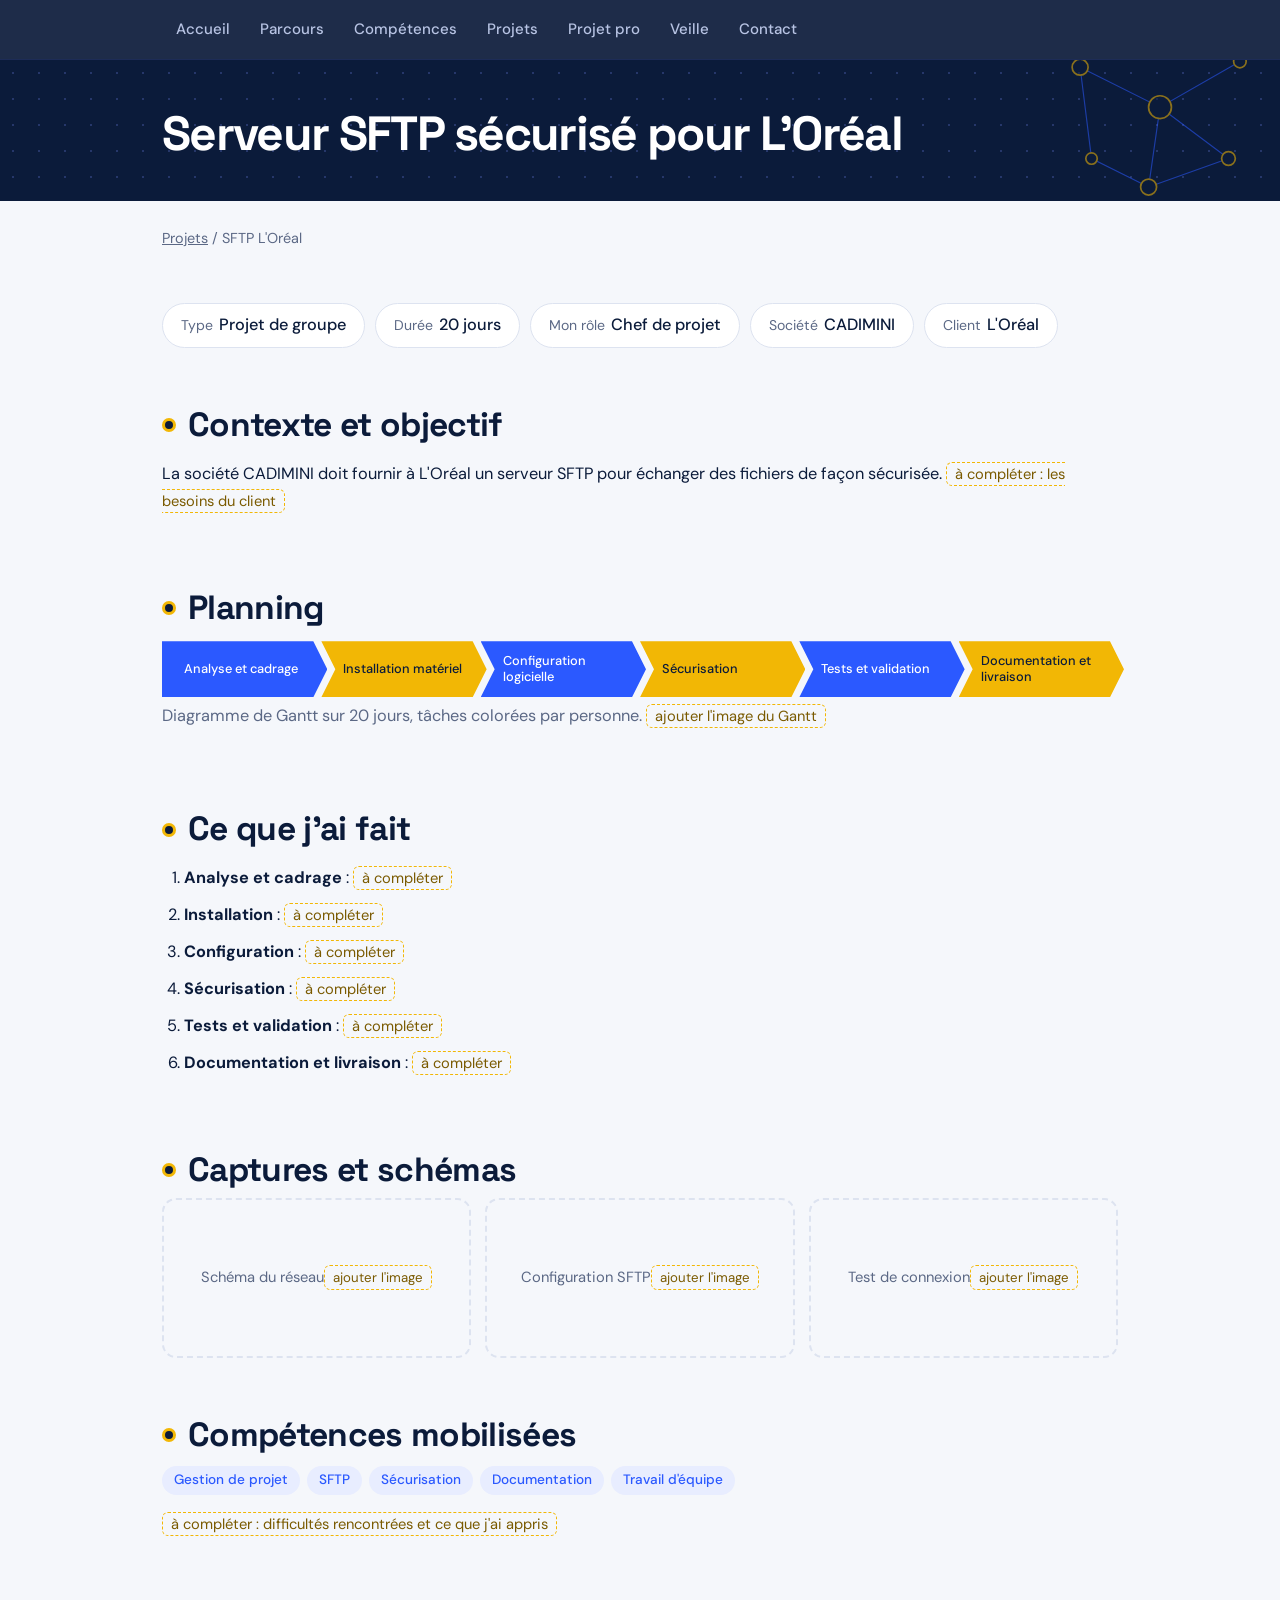
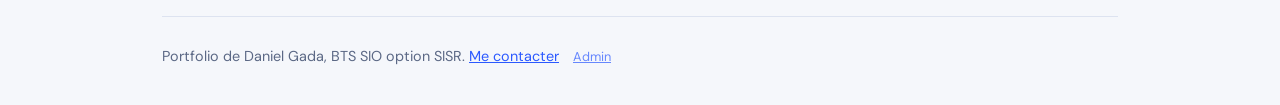
<file: projet-sftp.html>
<!DOCTYPE html>
<html lang="fr">
<head>
<meta charset="utf-8">
<meta name="viewport" content="width=device-width, initial-scale=1, viewport-fit=cover">
<title>Serveur SFTP sécurisé pour L'Oréal – Daniel Gada, BTS SIO SISR</title>
<meta name="description" content="Portfolio BTS SIO SISR de Daniel Gada">
<link href="https://fonts.googleapis.com/css2?family=Space+Grotesk:wght@500;700&family=DM+Sans:wght@400;500;700&display=swap" rel="stylesheet">
<link rel="stylesheet" href="style.css">
</head>
<body>
<nav><div class="wrap"><a href="index.html">Accueil</a><a href="parcours.html">Parcours</a><a href="competences.html">Compétences</a><a href="projets.html">Projets</a><a href="projet-pro.html">Projet pro</a><a href="veille.html">Veille</a><a href="contact.html">Contact</a></div></nav>
<header class="hero small"><div class="wrap">
<h1>Serveur SFTP sécurisé pour L'Oréal</h1>
</div></header>
<main class="wrap">

<p class="crumb"><a href="projets.html">Projets</a> / SFTP L'Oréal</p>
<section>
<div class="facts"><div><b>Type</b>Projet de groupe</div><div><b>Durée</b>20 jours</div><div><b>Mon rôle</b>Chef de projet</div><div><b>Société</b>CADIMINI</div><div><b>Client</b>L'Oréal</div></div>
</section>
<section>
<h2>Contexte et objectif</h2>
<p>La société CADIMINI doit fournir à L'Oréal un serveur SFTP pour échanger des fichiers de façon sécurisée. <span class="todo">à compléter : les besoins du client</span></p>
</section>
<section>
<h2>Planning</h2>
<div class="gantt"><div>Analyse et cadrage</div><div>Installation matériel</div><div>Configuration logicielle</div><div>Sécurisation</div><div>Tests et validation</div><div>Documentation et livraison</div></div>
<p class="sub">Diagramme de Gantt sur 20 jours, tâches colorées par personne. <span class="todo">ajouter l'image du Gantt</span></p>
</section>
<section>
<h2>Ce que j'ai fait</h2>
<ol class="steps">
<li><b>Analyse et cadrage</b> : <span class="todo">à compléter</span></li>
<li><b>Installation</b> : <span class="todo">à compléter</span></li>
<li><b>Configuration</b> : <span class="todo">à compléter</span></li>
<li><b>Sécurisation</b> : <span class="todo">à compléter</span></li>
<li><b>Tests et validation</b> : <span class="todo">à compléter</span></li>
<li><b>Documentation et livraison</b> : <span class="todo">à compléter</span></li>
</ol>
</section>
<section>
<h2>Captures et schémas</h2>
<div class="shots"><div class="shot">Schéma du réseau<br><span class="todo">ajouter l'image</span></div><div class="shot">Configuration SFTP<br><span class="todo">ajouter l'image</span></div><div class="shot">Test de connexion<br><span class="todo">ajouter l'image</span></div></div>
</section>
<section>
<h2>Compétences mobilisées</h2>
<div class="chips"><span class="chip">Gestion de projet</span><span class="chip">SFTP</span><span class="chip">Sécurisation</span><span class="chip">Documentation</span><span class="chip">Travail d'équipe</span></div>
<p><span class="todo">à compléter : difficultés rencontrées et ce que j'ai appris</span></p>
</section>

</main>
<div class="wrap"><footer>Portfolio de Daniel Gada, BTS SIO option SISR. <a href="contact.html">Me contacter</a> <a href="#admin" id="admin-open" class="admin-link">Admin</a></footer></div>
<script src="admin.js" defer></script>
</body>
</html>
</file>
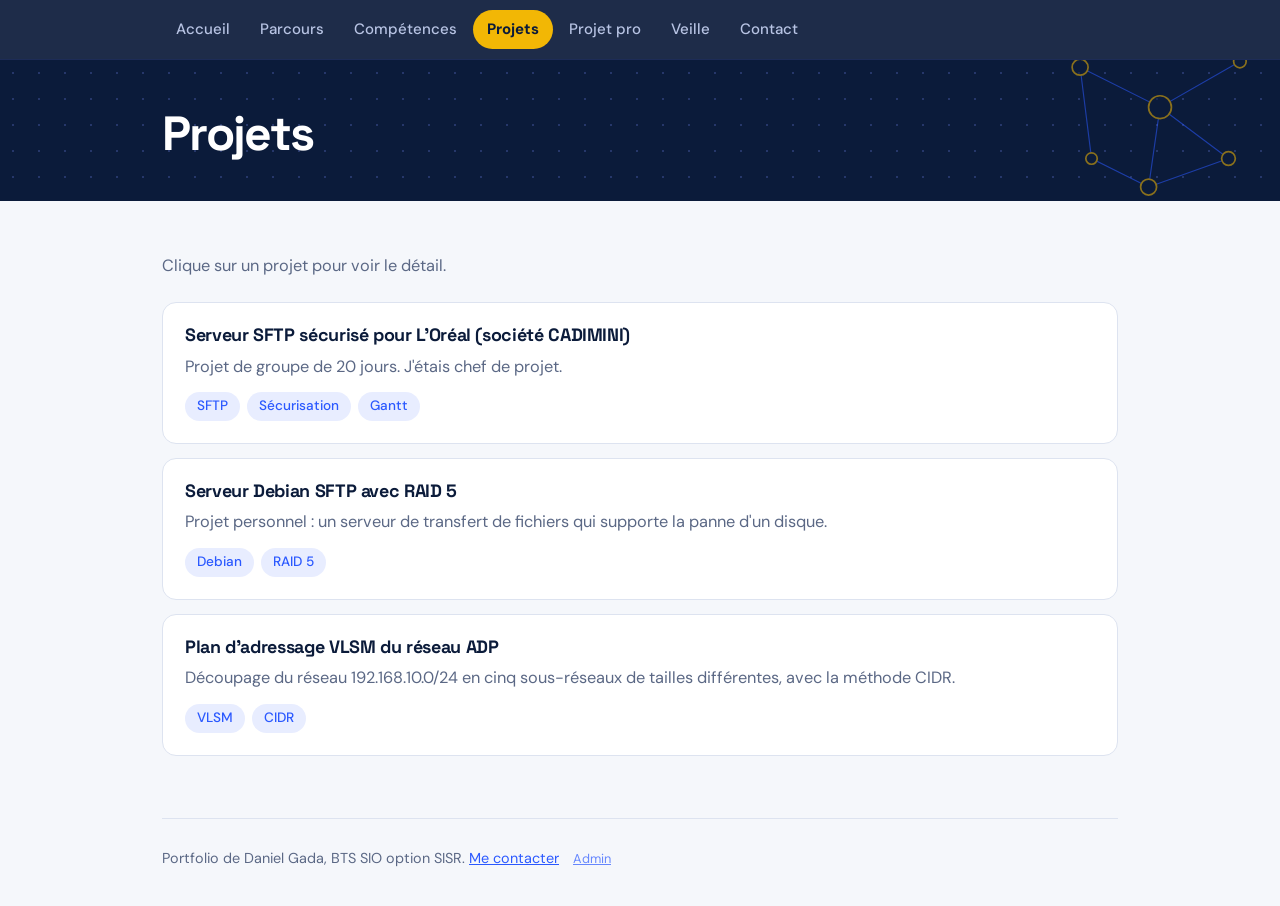
<file: projets.html>
<!DOCTYPE html>
<html lang="fr">
<head>
<meta charset="utf-8">
<meta name="viewport" content="width=device-width, initial-scale=1, viewport-fit=cover">
<title>Projets – Daniel Gada, BTS SIO SISR</title>
<meta name="description" content="Portfolio BTS SIO SISR de Daniel Gada">
<link href="https://fonts.googleapis.com/css2?family=Space+Grotesk:wght@500;700&family=DM+Sans:wght@400;500;700&display=swap" rel="stylesheet">
<link rel="stylesheet" href="style.css">
</head>
<body>
<nav><div class="wrap"><a href="index.html">Accueil</a><a href="parcours.html">Parcours</a><a href="competences.html">Compétences</a><a href="projets.html" aria-current="page">Projets</a><a href="projet-pro.html">Projet pro</a><a href="veille.html">Veille</a><a href="contact.html">Contact</a></div></nav>
<header class="hero small"><div class="wrap">
<h1>Projets</h1>
</div></header>
<main class="wrap">

<section>
<p class="sub">Clique sur un projet pour voir le détail.</p>
<a class="card" href="projet-sftp.html" style="margin-bottom:14px"><h3>Serveur SFTP sécurisé pour L'Oréal (société CADIMINI)</h3><p>Projet de groupe de 20 jours. J'étais chef de projet.</p><div class="chips"><span class="chip">SFTP</span><span class="chip">Sécurisation</span><span class="chip">Gantt</span></div></a>
<a class="card" href="projet-debian.html" style="margin-bottom:14px"><h3>Serveur Debian SFTP avec RAID 5</h3><p>Projet personnel : un serveur de transfert de fichiers qui supporte la panne d'un disque.</p><div class="chips"><span class="chip">Debian</span><span class="chip">RAID 5</span></div></a>
<div class="card"><h3>Plan d'adressage VLSM du réseau ADP</h3><p>Découpage du réseau 192.168.10.0/24 en cinq sous-réseaux de tailles différentes, avec la méthode CIDR.</p><div class="chips"><span class="chip">VLSM</span><span class="chip">CIDR</span></div></div>
</section>

</main>
<div class="wrap"><footer>Portfolio de Daniel Gada, BTS SIO option SISR. <a href="contact.html">Me contacter</a> <a href="#admin" id="admin-open" class="admin-link">Admin</a></footer></div>
<script src="admin.js" defer></script>
</body>
</html>
</file>
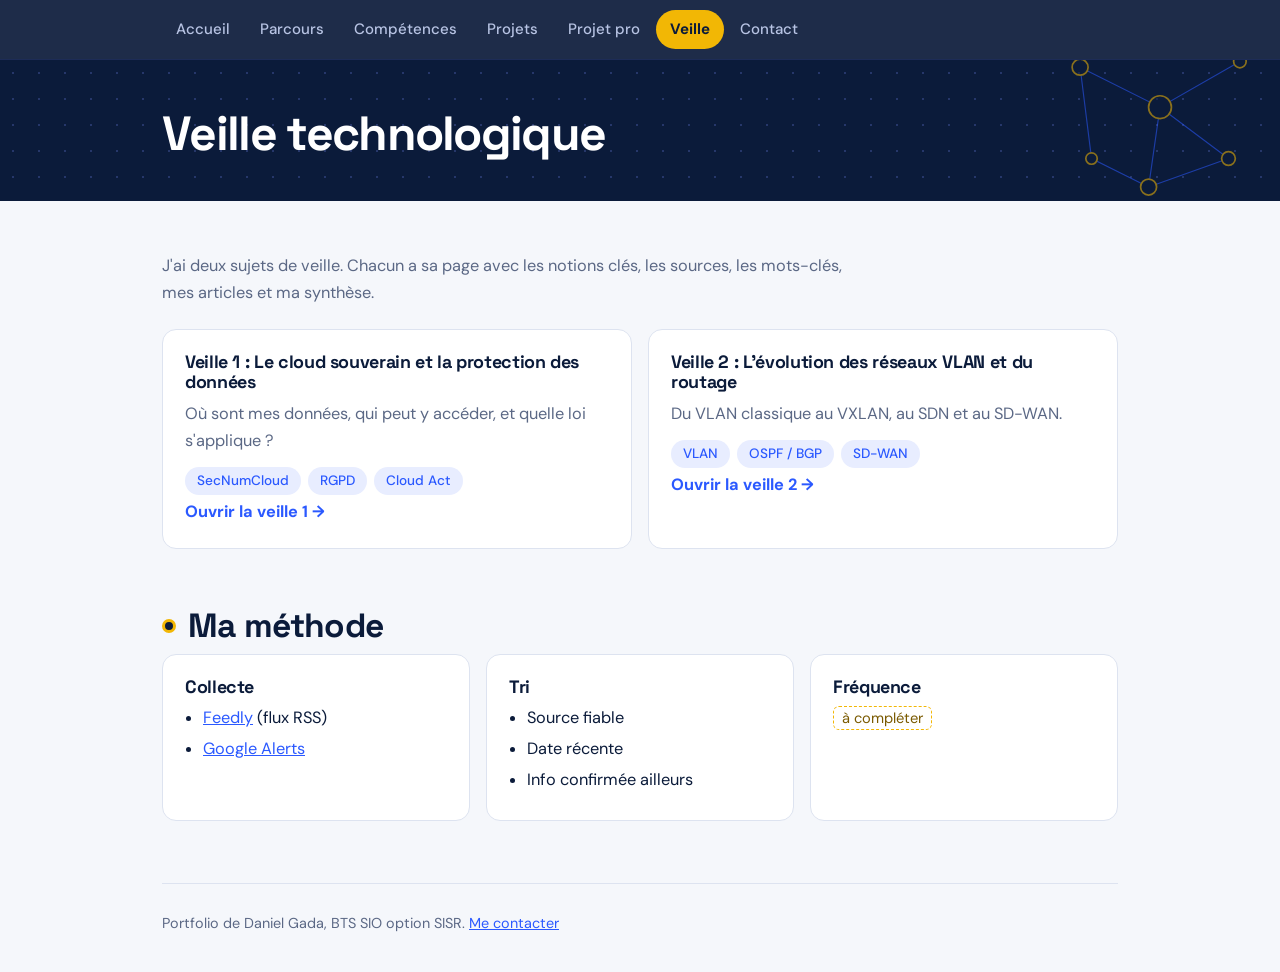
<file: veille.html>
<!DOCTYPE html>
<html lang="fr">
<head>
<meta charset="utf-8">
<meta name="viewport" content="width=device-width, initial-scale=1, viewport-fit=cover">
<title>Veille technologique – Daniel Gada, BTS SIO SISR</title>
<meta name="description" content="Portfolio BTS SIO SISR de Daniel Gada">
<link href="https://fonts.googleapis.com/css2?family=Space+Grotesk:wght@500;700&family=DM+Sans:wght@400;500;700&display=swap" rel="stylesheet">
<link rel="stylesheet" href="style.css">
</head>
<body>
<nav><div class="wrap"><a href="index.html">Accueil</a><a href="parcours.html">Parcours</a><a href="competences.html">Compétences</a><a href="projets.html">Projets</a><a href="projet-pro.html">Projet pro</a><a href="veille.html" aria-current="page">Veille</a><a href="contact.html">Contact</a></div></nav>
<header class="hero small"><div class="wrap">
<h1>Veille technologique</h1>
</div></header>
<main class="wrap">

<section>
<p class="sub">J'ai deux sujets de veille. Chacun a sa page avec les notions clés, les sources, les mots-clés, mes articles et ma synthèse.</p>
<div class="grid">
<a class="card" href="veille-cloud.html"><h3>Veille 1 : Le cloud souverain et la protection des données</h3><p>Où sont mes données, qui peut y accéder, et quelle loi s'applique ?</p><div class="chips"><span class="chip">SecNumCloud</span><span class="chip">RGPD</span><span class="chip">Cloud Act</span></div><span class="more">Ouvrir la veille 1</span></a>
<a class="card" href="veille-vlan.html"><h3>Veille 2 : L'évolution des réseaux VLAN et du routage</h3><p>Du VLAN classique au VXLAN, au SDN et au SD-WAN.</p><div class="chips"><span class="chip">VLAN</span><span class="chip">OSPF / BGP</span><span class="chip">SD-WAN</span></div><span class="more">Ouvrir la veille 2</span></a>
</div>
</section>
<section>
<h2>Ma méthode</h2>
<div class="grid">
<div class="card"><h3>Collecte</h3><ul><li><a href="https://feedly.com" target="_blank" rel="noopener">Feedly</a> (flux RSS)</li><li><a href="https://www.google.com/alerts" target="_blank" rel="noopener">Google Alerts</a></li></ul></div>
<div class="card"><h3>Tri</h3><ul><li>Source fiable</li><li>Date récente</li><li>Info confirmée ailleurs</li></ul></div>
<div class="card"><h3>Fréquence</h3><p><span class="todo">à compléter</span></p></div>
</div>
</section>
</main>
<div class="wrap"><footer>Portfolio de Daniel Gada, BTS SIO option SISR. <a href="contact.html">Me contacter</a></footer></div>
</body>
</html>
</file>
<file: style.css>
/* Portfolio Daniel Gada - style "topologie réseau" */
:root{--bg:#f5f7fb;--surface:#fff;--ink:#0b1b3a;--muted:#5b6885;--line:#dde3f0;--accent:#2b59ff;--soft:#e8edff;--gold:#f2b705;--gold-ink:#7a5a00;--hero:#0b1b3a;--hero-ink:#fff;--hero-mute:#b8c4e4;--r:14px;box-sizing:border-box;padding-top:env(safe-area-inset-top,0px);padding-bottom:env(safe-area-inset-bottom,0px)}
@media (prefers-color-scheme:dark){:root:not([data-theme="light"]){--bg:#070f23;--surface:#0f1b3a;--ink:#e8edfb;--muted:#9aa8cc;--line:#1f2d55;--accent:#7b9dff;--soft:#18264f;--gold-ink:#f2b705;--hero:#050b1a}}
:root[data-theme="dark"]{--bg:#070f23;--surface:#0f1b3a;--ink:#e8edfb;--muted:#9aa8cc;--line:#1f2d55;--accent:#7b9dff;--soft:#18264f;--gold-ink:#f2b705;--hero:#050b1a}
*,*::before,*::after{box-sizing:inherit}
html{scroll-behavior:smooth;scroll-padding-top:70px}
body{margin:0;background:var(--bg);color:var(--ink);font-family:"DM Sans",system-ui,-apple-system,"Segoe UI",sans-serif;line-height:1.65;font-size:1.02rem}
h1,h2,h3{font-family:"Space Grotesk","DM Sans",system-ui,sans-serif;letter-spacing:-.02em;line-height:1.15}
.wrap{max-width:1000px;margin:0 auto;padding:0 22px}
a{color:var(--accent)}
a:focus-visible,button:focus-visible,input:focus-visible,textarea:focus-visible{outline:3px solid var(--gold);outline-offset:2px}

/* Navigation */
nav{position:sticky;top:0;z-index:10;background:color-mix(in srgb,var(--hero) 92%,transparent);backdrop-filter:blur(8px);padding-top:env(safe-area-inset-top,0px);border-bottom:1px solid #1d2c57}
nav .wrap{display:flex;gap:2px;flex-wrap:wrap;padding-top:10px;padding-bottom:10px}
nav a{color:var(--hero-mute);text-decoration:none;padding:7px 14px;border-radius:999px;font-weight:500;font-size:.94rem}
nav a:hover,nav a:focus-visible{color:#fff;background:#1a2a58;outline:none}
nav a[aria-current="page"]{background:var(--gold);color:#0b1b3a;font-weight:700}

/* Hero avec motif de topologie réseau */
.hero{position:relative;overflow:hidden;background:var(--hero);color:var(--hero-ink);padding:84px 0 76px;background-image:radial-gradient(#26376a 1.2px,transparent 1.3px);background-size:26px 26px}
.hero::after{content:"";position:absolute;right:-30px;top:50%;width:420px;height:340px;transform:translateY(-50%);opacity:.9;pointer-events:none;background:url("data:image/svg+xml,%3Csvg xmlns='http://www.w3.org/2000/svg' viewBox='0 0 420 340' fill='none'%3E%3Cg stroke='%232b59ff' stroke-width='2'%3E%3Cpath d='M70 60L210 130L350 50M210 130L190 270M210 130L330 220M190 270L330 220M70 60L90 220L190 270'/%3E%3C/g%3E%3Cg fill='%230b1b3a' stroke='%23f2b705' stroke-width='3'%3E%3Ccircle cx='70' cy='60' r='14'/%3E%3Ccircle cx='350' cy='50' r='11'/%3E%3Ccircle cx='210' cy='130' r='20'/%3E%3Ccircle cx='190' cy='270' r='14'/%3E%3Ccircle cx='330' cy='220' r='12'/%3E%3Ccircle cx='90' cy='220' r='10'/%3E%3C/g%3E%3C/svg%3E") no-repeat center/contain}
.hero .wrap{position:relative;z-index:1}
.hero h1{font-size:clamp(2.6rem,9vw,5.4rem);margin:0 0 14px;font-weight:700;letter-spacing:-.035em}
.hero .role{font-family:"Space Grotesk",sans-serif;font-size:clamp(1.1rem,2.8vw,1.5rem);color:var(--gold);margin:0 0 16px;font-weight:500}
.hero p{max-width:52ch;margin:0 0 10px;color:var(--hero-mute);font-size:1.08rem}
.hero.small{padding:46px 0 40px}
.hero.small::after{width:240px;height:200px;right:0;opacity:.55}
.hero.small h1{font-size:clamp(1.9rem,6vw,3rem);margin:0}
@media(max-width:700px){.hero::after{opacity:.18}}
.btns{display:flex;gap:12px;flex-wrap:wrap;margin-top:26px}
.btn{display:inline-block;padding:12px 22px;border-radius:999px;background:var(--gold);color:#0b1b3a;text-decoration:none;font-weight:700}
.btn.ghost{background:transparent;color:#fff;border:1.5px solid #4a5d94}
.btn:hover{filter:brightness(1.08)}

/* Sections */
main{padding-bottom:20px}
section{padding:52px 0 6px}
h2{font-size:clamp(1.6rem,4vw,2.1rem);margin:0 0 8px;display:flex;align-items:center;gap:12px}
h2::before{content:"";width:14px;height:14px;border-radius:50%;border:3px solid var(--gold);background:var(--hero);flex:none}
.sub{color:var(--muted);margin:0 0 22px;max-width:62ch}
h3{font-size:1.12rem;margin:0 0 8px}
.crumb{font-size:.9rem;color:var(--muted);padding-top:26px;margin:0}
.crumb a{color:var(--muted)}

/* Cartes */
.grid{display:grid;grid-template-columns:repeat(auto-fit,minmax(270px,1fr));gap:16px}
.card{background:var(--surface);border:1px solid var(--line);border-radius:var(--r);padding:22px}
.card p{margin:0 0 10px;color:var(--muted)}
.card ul{margin:6px 0 0;padding-left:18px}
.card li{margin:4px 0}
a.card{display:block;color:inherit;text-decoration:none;transition:transform .18s,border-color .18s,box-shadow .18s}
a.card:hover,a.card:focus-visible{transform:translateY(-3px);border-color:var(--accent);box-shadow:0 10px 26px -14px var(--accent);outline:none}
.more{display:inline-block;margin-top:4px;font-weight:700;color:var(--accent)}
.more::after{content:" \2192"}
.bloc{border-top:5px solid var(--accent)}
.bloc h3 span{display:inline-block;background:var(--gold);color:#0b1b3a;border-radius:6px;padding:1px 8px;margin-right:8px;font-size:.85rem}

/* Puces */
.chips{display:flex;flex-wrap:wrap;gap:7px;margin-top:12px}
.chip{background:var(--soft);color:var(--accent);border-radius:999px;padding:3px 12px;font-size:.85rem;font-weight:500}

/* Projet en vedette */
.proj{display:grid;grid-template-columns:160px 1fr;gap:24px;background:var(--surface);border:1px solid var(--line);border-left:6px solid var(--gold);border-radius:var(--r);padding:26px;margin-bottom:16px}
@media(max-width:640px){.proj{grid-template-columns:1fr;gap:8px}}
.proj .meta{color:var(--muted);font-size:.92rem;line-height:1.8}
.proj h3{font-size:1.35rem}

/* Gantt en chevrons */
.gantt{display:grid;grid-template-columns:repeat(6,1fr);gap:0;margin:14px 0 6px}
.gantt div{background:var(--accent);color:#fff;font-size:.8rem;font-weight:500;padding:12px 18px 12px 22px;line-height:1.25;clip-path:polygon(0 0,calc(100% - 14px) 0,100% 50%,calc(100% - 14px) 100%,0 100%,14px 50%);margin-right:-6px;display:flex;align-items:center}
.gantt div:first-child{clip-path:polygon(0 0,calc(100% - 14px) 0,100% 50%,calc(100% - 14px) 100%,0 100%)}
.gantt div:nth-child(even){background:var(--gold);color:#0b1b3a}
@media(max-width:700px){.gantt{grid-template-columns:repeat(2,1fr);gap:6px}.gantt div,.gantt div:first-child{clip-path:none;margin:0;border-radius:6px;padding:10px}}

/* Frise (parcours) */
.tl{list-style:none;margin:6px 0 0;padding:0 0 0 20px;border-left:2px solid var(--line)}
.tl li{position:relative;padding:0 0 18px 14px;font-size:.97rem}
.tl li::before{content:"";position:absolute;left:-28px;top:6px;width:12px;height:12px;border-radius:50%;background:var(--surface);border:3px solid var(--accent)}
.tl li:first-child::before{border-color:var(--gold)}
.tl b{display:block;font-weight:700}
.tl span{color:var(--muted)}

/* Fiches projet */
.facts{display:flex;flex-wrap:wrap;gap:10px;margin:0}
.facts div{background:var(--surface);border:1px solid var(--line);border-radius:999px;padding:8px 18px;font-weight:500}
.facts b{color:var(--muted);font-weight:400;margin-right:6px;font-size:.88rem}
.steps{padding-left:22px}
.steps li{margin:10px 0}
.shots{display:grid;grid-template-columns:repeat(auto-fit,minmax(240px,1fr));gap:14px}
.shot{border:2px dashed var(--line);border-radius:var(--r);min-height:160px;display:flex;align-items:center;justify-content:center;text-align:center;padding:16px;color:var(--muted);font-size:.92rem}
.shot img{max-width:100%;border-radius:8px}

/* Tableau */
.scroll{overflow-x:auto;border:1px solid var(--line);border-radius:var(--r)}
table{width:100%;border-collapse:collapse;background:var(--surface);min-width:620px}
th,td{text-align:left;padding:12px 14px;border-bottom:1px solid var(--line);font-size:.93rem;vertical-align:top}
th{background:var(--soft);color:var(--accent)}
tr:last-child td{border-bottom:0}

/* Formulaire */
form.contact label{display:block;font-weight:500;font-size:.92rem;margin:14px 0 5px}
form.contact input,form.contact textarea{width:100%;font:inherit;color:var(--ink);background:var(--bg);border:1px solid var(--line);border-radius:10px;padding:11px 12px}
form.contact textarea{min-height:130px;resize:vertical}
form.contact button{margin-top:16px;font:inherit;font-weight:700;padding:11px 24px;border:0;border-radius:999px;background:var(--accent);color:#fff;cursor:pointer}

/* A compléter */
.todo{border:1.5px dashed var(--gold);padding:1px 8px;border-radius:6px;color:var(--gold-ink);font-size:.9em}

footer{margin-top:56px;padding:28px 0 36px;border-top:1px solid var(--line);color:var(--muted);font-size:.9rem}
@media(prefers-reduced-motion:reduce){html{scroll-behavior:auto}a.card{transition:none}}

/* Projet professionnel */
.etat{display:inline-block;font-size:.8rem;font-weight:700;border-radius:6px;padding:2px 10px;margin-bottom:8px;background:var(--soft);color:var(--accent)}
.etat.now{background:var(--gold);color:#0b1b3a}
.etat.later{background:transparent;border:1.5px solid var(--line);color:var(--muted)}
.road .card{margin-bottom:16px}
.road h3{font-size:1.3rem}
.road h4{margin:14px 0 4px;font-size:.98rem}
.road ul{margin:0}
.pj h3{font-size:1.08rem}
.pj .why{border-top:1px solid var(--line);margin-top:12px;padding-top:10px;font-size:.93rem;color:var(--ink)}

/* Images de veille */
.fig{margin:22px 0;padding:0}
.fig img{width:100%;height:auto;display:block;border-radius:14px}
.fig figcaption{margin-top:8px;font-size:.9rem;color:var(--muted)}

/* Mode admin */
.admin-link{font-size:.8rem;opacity:.7;margin-left:10px}
.adm-overlay{position:fixed;inset:0;background:rgba(5,11,26,.75);z-index:100;display:flex;align-items:center;justify-content:center;padding:20px}
.adm-box{background:var(--surface);color:var(--ink);border:1px solid var(--line);border-radius:14px;padding:24px;max-width:440px;width:100%;max-height:90vh;overflow:auto}
.adm-box h2{margin:0 0 8px;font-size:1.3rem}.adm-box h2::before{display:none}
.adm-box label{display:block;font-weight:500;font-size:.9rem;margin:12px 0 4px}
.adm-box input[type=password]{width:100%;font:inherit;color:var(--ink);background:var(--bg);border:1px solid var(--line);border-radius:10px;padding:10px}
.adm-box .adm-check{display:flex;gap:8px;align-items:center;font-weight:400}
.adm-box details{margin-top:14px;font-size:.9rem;color:var(--muted)}
.adm-box ol{padding-left:18px}
.adm-row{display:flex;gap:10px;margin-top:14px;flex-wrap:wrap}
.adm-btn{font:inherit;font-size:.9rem;padding:8px 14px;border-radius:999px;border:1.5px solid var(--accent);background:transparent;color:var(--accent);cursor:pointer;font-weight:500}
.adm-btn.pri{background:var(--accent);color:#fff}
.bad{color:#d33;font-size:.9rem;margin:6px 0 0}
.adm-bar{position:fixed;left:50%;transform:translateX(-50%);bottom:calc(14px + env(safe-area-inset-bottom,0px));z-index:90;background:var(--hero);color:#fff;border:1px solid #2a3b72;border-radius:16px;padding:10px 14px;display:flex;gap:8px;align-items:center;flex-wrap:wrap;max-width:calc(100vw - 20px);box-shadow:0 10px 30px rgba(0,0,0,.35)}
.adm-bar .adm-btn{color:#fff;border-color:#4a5d94}.adm-bar .adm-btn.pri{background:var(--gold);color:#0b1b3a;border-color:var(--gold)}
.adm-bar #adm-msg{font-size:.85rem;color:#c9d6ff;flex-basis:100%}.adm-bar #adm-msg.bad{color:#ff9a9a}
body.admin-edit{padding-bottom:120px}
body.admin-edit [contenteditable="true"]:hover{outline:1.5px dashed var(--gold);outline-offset:2px}
body.admin-edit [contenteditable="true"]:focus{outline:2px solid var(--accent);outline-offset:2px}
body.admin-edit .card,body.admin-edit .proj,body.admin-edit .shot,body.admin-edit .fig{position:relative}
.adm-tools{position:absolute;top:6px;right:6px;display:flex;gap:4px;z-index:4}
.adm-tools button,.adm-cell button{font:inherit;font-size:.75rem;padding:3px 8px;border-radius:6px;border:1px solid var(--line);background:var(--surface);color:var(--ink);cursor:pointer}
.adm-tools button[data-act=del],.adm-cell button{color:#d33}
.adm-add{margin:8px 0 0}
</file>
